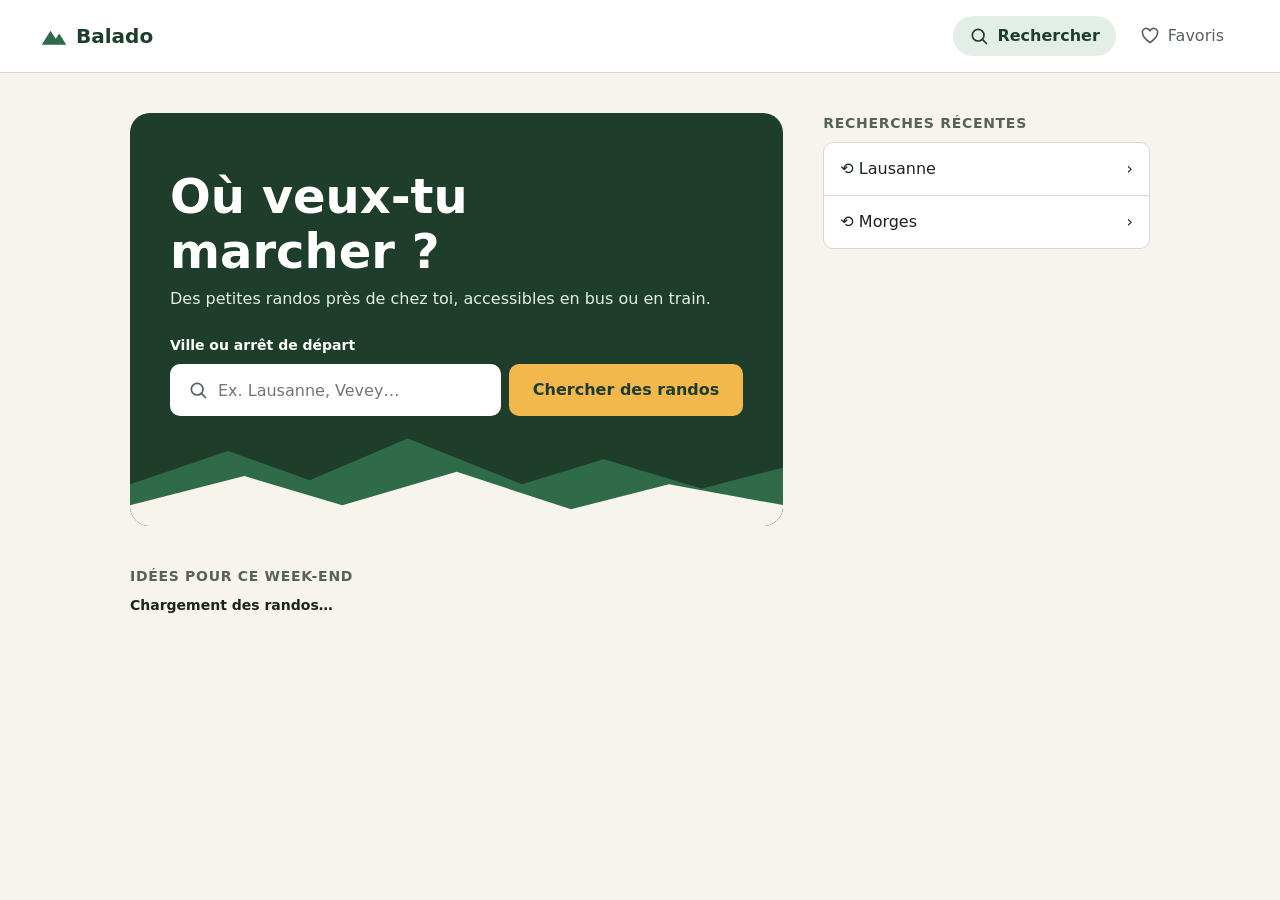
<file: index.html>
<!DOCTYPE html>
<html lang="fr">
<head>
  <meta charset="UTF-8">
  <title>Balado</title>
  <!-- Page d'entrée de GitHub Pages : redirige vers le site -->
  <meta http-equiv="refresh" content="0; url=site/index.html">
</head>
<body>
  <p><a href="site/index.html">Ouvrir Balado</a></p>
</body>
</html>
</file>
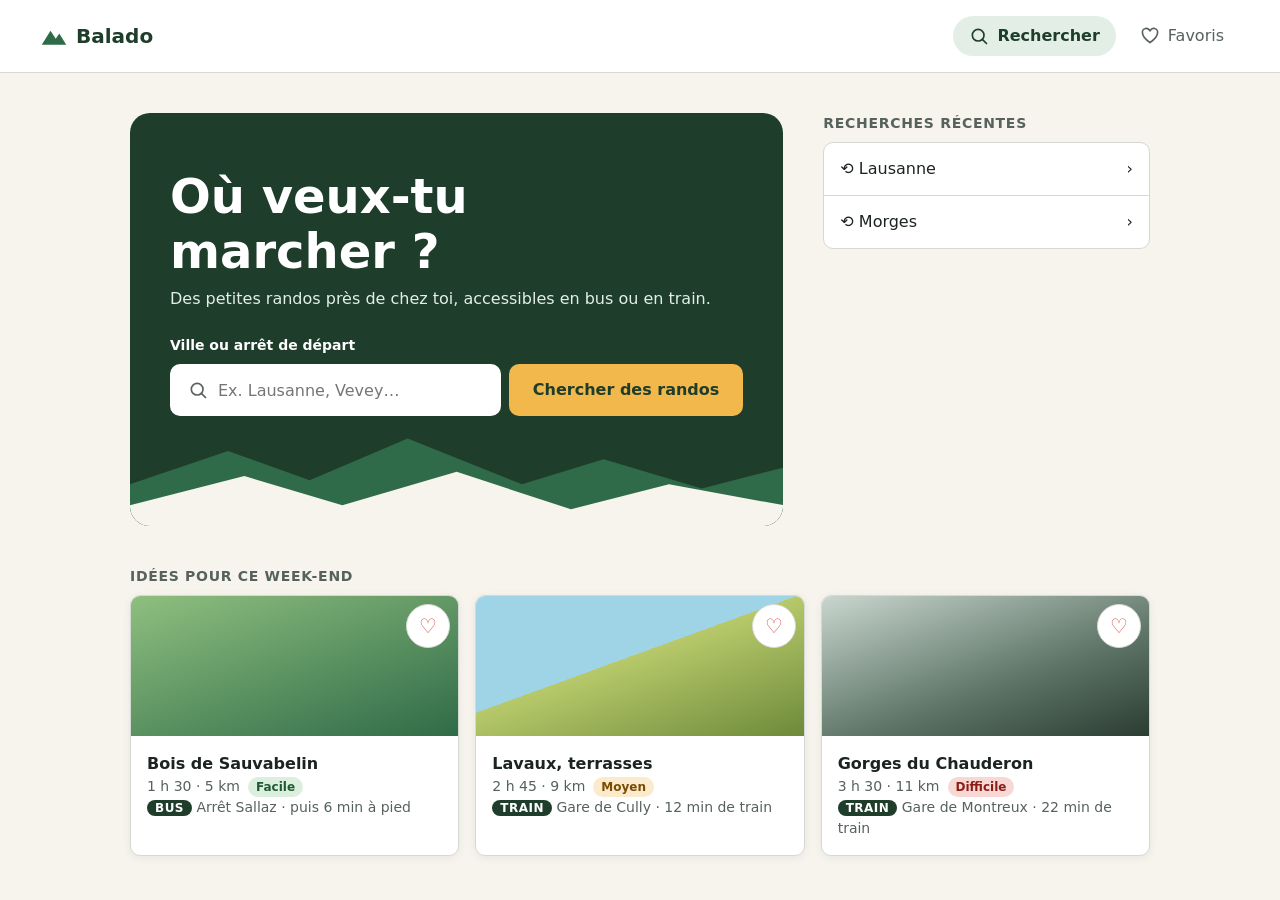
<file: site/index.html>
<!DOCTYPE html>
<html lang="fr">
<head>
  <meta charset="UTF-8">
  <meta name="viewport" content="width=device-width, initial-scale=1">
  <title>Balado – Trouve ta rando</title>
  <meta name="description" content="Trouve rapidement une petite randonnée près de chez toi, accessible en transports publics.">
  <link rel="stylesheet" href="css/style.css">
</head>
<body>

  <!-- ===== EN-TÊTE ===== -->
  <header class="entete">
    <a href="index.html" class="logo">
      <svg class="logo__icone" viewBox="0 0 32 32" aria-hidden="true">
        <path d="M2 26 L12 10 L18 19 L22 13 L30 26 Z" />
      </svg>
      Balado
    </a>

    <!-- Navigation : barre du bas sur mobile, menu en haut sur grand écran -->
    <nav class="nav-principale" aria-label="Navigation principale">
      <a href="index.html" class="nav-principale__lien" aria-current="page">
        <svg viewBox="0 0 24 24" aria-hidden="true"><circle cx="11" cy="11" r="7"/><path d="M16 16 L21 21"/></svg>
        Rechercher
      </a>
      <a href="favoris.html" class="nav-principale__lien">
        <svg viewBox="0 0 24 24" aria-hidden="true"><path d="M12 20 C5 15 3 11.5 3 8.5 A4.5 4.5 0 0 1 12 6.5 A4.5 4.5 0 0 1 21 8.5 C21 11.5 19 15 12 20 Z"/></svg>
        Favoris
      </a>
    </nav>
  </header>

  <main class="accueil">

    <!-- ===== 1. RECHERCHE (zone principale) ===== -->
    <section class="hero" aria-labelledby="titre-recherche">
      <div class="hero__contenu">
        <h1 id="titre-recherche">Où veux-tu marcher&nbsp;?</h1>
        <p class="hero__intro">Des petites randos près de chez toi, accessibles en bus ou en train.</p>

        <form class="recherche" action="resultats.html" method="get" novalidate>
          <label for="lieu" class="recherche__label">Ville ou arrêt de départ</label>
          <div class="recherche__ligne">
            <div class="recherche__champ">
              <svg viewBox="0 0 24 24" aria-hidden="true"><circle cx="11" cy="11" r="7"/><path d="M16 16 L21 21"/></svg>
              <input type="text" id="lieu" name="lieu" list="suggestions-lieux"
                     placeholder="Ex. Lausanne, Vevey…" autocomplete="off"
                     aria-describedby="erreur-lieu">
            </div>
            <button type="submit" class="bouton bouton--principal">Chercher des randos</button>
          </div>
          <p id="erreur-lieu" class="recherche__erreur" aria-live="polite"></p>

          <!-- Suggestions pendant la saisie (user flow, étape 2) -->
          <datalist id="suggestions-lieux">
            <option value="Lausanne">
            <option value="Lausanne, Sallaz">
            <option value="Morges">
            <option value="Vevey">
            <option value="Montreux">
            <option value="Cully">
            <option value="Yverdon-les-Bains">
            <option value="Nyon">
          </datalist>
        </form>
      </div>

      <!-- Décor : montagnes -->
      <svg class="hero__decor" viewBox="0 0 400 120" preserveAspectRatio="none" aria-hidden="true">
        <path class="montagne-loin" d="M0 120 L0 70 L60 30 L110 65 L170 15 L240 70 L290 40 L350 75 L400 50 L400 120 Z"/>
        <path class="montagne-pres" d="M0 120 L0 95 L70 60 L130 95 L200 55 L270 100 L330 70 L400 95 L400 120 Z"/>
      </svg>
    </section>

    <!-- ===== 2. RECHERCHES RÉCENTES ===== -->
    <section class="recentes" aria-labelledby="titre-recentes">
      <h2 id="titre-recentes" class="titre-section">Recherches récentes</h2>
      <ul class="recentes__liste">
        <li>
          <a href="resultats.html?lieu=Lausanne" class="recentes__lien">
            <span><span aria-hidden="true">⟲</span> Lausanne</span>
            <span aria-hidden="true">›</span>
          </a>
        </li>
        <li>
          <a href="resultats.html?lieu=Morges" class="recentes__lien">
            <span><span aria-hidden="true">⟲</span> Morges</span>
            <span aria-hidden="true">›</span>
          </a>
        </li>
      </ul>
    </section>

    <!-- ===== 3. IDÉES POUR CE WEEK-END ===== -->
    <section class="idees" aria-labelledby="titre-idees">
      <h2 id="titre-idees" class="titre-section">Idées pour ce week-end</h2>

      <!-- Message de chargement / d'erreur (rempli par accueil.js) -->
      <p id="etat-idees" class="etat" aria-live="polite">Chargement des randos…</p>

      <!-- Les cartes sont créées par accueil.js à partir de data.json -->
      <ul class="grille-randos" id="liste-idees"></ul>
    </section>

  </main>

  <script src="js/accueil.js"></script>
  <script src="../exercices/s12/debounce.js"></script>
</body>
</html>
</file>
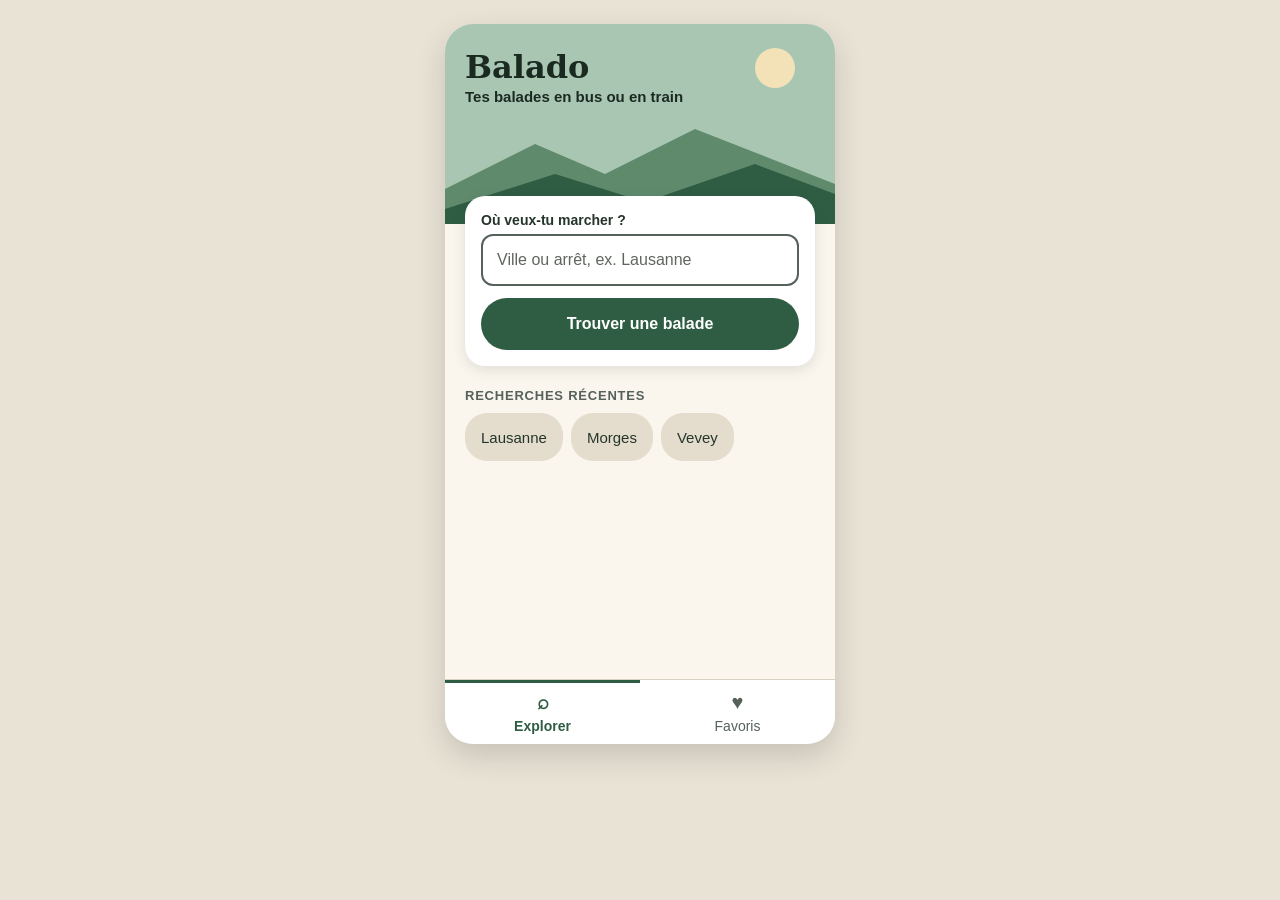
<file: Design/maquette/index.html>
<!DOCTYPE html>
<html lang="fr">
<head>
<meta charset="UTF-8">
<meta name="viewport" content="width=device-width, initial-scale=1">
<title>Balado — maquette</title>
<style>
  :root{
    --bg:#faf6ee;        /* fond crème */
    --surface:#ffffff;   /* cartes */
    --text:#24352a;      /* texte principal */
    --muted:#56615a;     /* texte secondaire (corrigé : était #7a837c) */
    --primary:#2f5d43;   /* vert sapin, boutons */
    --on-primary:#ffffff;
    --chip:#e4ddcd;      /* puces inactives */
    --line:#d9d2c2;
    --focus:#b3541e;     /* contour de focus (orange brûlé) */
  }
  *{box-sizing:border-box;margin:0;padding:0}
  html,body{height:100%}
  body{background:#e9e3d6;font-family:Arial,Helvetica,sans-serif;color:var(--text);display:flex;justify-content:center;align-items:flex-start;padding:24px 16px}
  .app{width:100%;max-width:390px;min-height:720px;background:var(--bg);border-radius:28px;box-shadow:0 12px 30px rgba(0,0,0,.15);overflow:hidden;display:flex;flex-direction:column;position:relative}
  main{flex:1;overflow-y:auto}
  .screen{padding:20px}
  .screen[hidden]{display:none}
  h1{font-family:Georgia,"DejaVu Serif",serif;font-size:26px;line-height:1.2;outline:none}
  h2{font-size:13px;letter-spacing:.06em;text-transform:uppercase;color:var(--muted);margin:22px 0 10px}
  p.muted{color:var(--muted);font-size:14px;margin-top:4px}

  /* Focus clavier : bien visible partout */
  :focus-visible{outline:3px solid var(--focus);outline-offset:3px}

  /* Hero */
  .hero{height:200px;margin:-20px -20px 0;position:relative}
  .hero svg{width:100%;height:100%;display:block}
  .hero-title{position:absolute;left:20px;top:24px;color:#1b2a20} /* texte foncé sur le ciel : 8,16:1 (avant : blanc sur image, 1,84:1) */
  .hero-title h1{font-size:32px}
  .hero-title p{font-size:15px;margin-top:2px;font-weight:bold}

  label{display:block;font-weight:bold;font-size:14px;margin:0 0 6px}
  .search-box{background:var(--surface);border-radius:20px;padding:16px;box-shadow:0 4px 14px rgba(36,53,42,.12);margin-top:-28px;position:relative}
  input[type=text]{width:100%;height:52px;border:2px solid var(--muted);border-radius:12px;padding:0 14px;font-size:16px;color:var(--text);background:#fff}
  input::placeholder{color:#5f665e}
  .error{color:#8a1c1c;font-weight:bold;font-size:14px;margin-top:8px;display:flex;gap:6px}
  .error[hidden]{display:none}
  input[aria-invalid=true]{border-color:#8a1c1c;border-width:3px}

  .btn{display:flex;align-items:center;justify-content:center;gap:8px;width:100%;min-height:52px;border-radius:26px;font-size:16px;font-weight:bold;border:0;cursor:pointer;margin-top:12px}
  .btn-primary{background:var(--primary);color:var(--on-primary)}
  .btn-secondary{background:transparent;color:var(--primary);border:2px solid var(--primary)}

  .chips{display:flex;gap:8px;flex-wrap:wrap}
  .chip{min-height:48px;padding:0 16px;border-radius:22px;border:0;background:var(--chip);color:var(--text);font-size:15px;cursor:pointer}
  .chip[aria-pressed=true]{background:var(--primary);color:var(--on-primary);font-weight:bold}

  .back{display:inline-flex;align-items:center;justify-content:center;width:48px;height:48px;border-radius:50%;border:2px solid var(--line);background:var(--surface);font-size:20px;color:var(--text);cursor:pointer;margin-bottom:10px}

  ul.cards{list-style:none;margin-top:14px}
  .card{background:var(--surface);border-radius:18px;margin-bottom:12px;display:flex;align-items:stretch;box-shadow:0 3px 10px rgba(36,53,42,.08);overflow:hidden}
  .card-open{flex:1;display:flex;gap:12px;align-items:center;padding:10px;background:none;border:0;text-align:left;cursor:pointer;color:inherit;font:inherit;border-radius:18px}
  .thumb{width:72px;height:72px;border-radius:12px;flex:none;overflow:hidden}
  .thumb svg{width:100%;height:100%;display:block}
  .card-title{font-family:Georgia,"DejaVu Serif",serif;font-size:17px;font-weight:bold;display:block}
  .card-meta{font-size:13px;color:var(--muted);display:block;margin-top:2px}
  .dep{display:inline-flex;align-items:center;gap:6px;font-size:13px;font-weight:bold;margin-top:6px}
  .badge-tp{background:var(--text);color:#fff;font-size:11px;padding:2px 6px;border-radius:4px;letter-spacing:.04em}
  .level{display:inline-block;font-size:12px;font-weight:bold;border:1.5px solid var(--text);border-radius:4px;padding:0 5px;margin-left:4px}
  .heart{width:48px;height:48px;align-self:center;margin-right:10px;border-radius:50%;border:2px solid var(--line);background:#fff;font-size:20px;color:var(--primary);cursor:pointer;flex:none}
  .heart[aria-pressed=true]{background:var(--primary);color:#fff;border-color:var(--primary)}

  .detail-hero{height:180px;border-radius:18px;overflow:hidden;margin-bottom:14px}
  .detail-hero svg{width:100%;height:100%;display:block}
  .facts{display:grid;grid-template-columns:1fr 1fr;gap:8px;margin:14px 0}
  .facts div{background:var(--surface);border-radius:12px;padding:10px 12px;font-size:13px;color:var(--muted)}
  .facts b{display:block;font-size:17px;color:var(--text)}
  .desc{font-size:15px;line-height:1.55}

  .empty{text-align:center;padding:40px 10px}
  .empty p{margin:8px 0 4px}

  nav.tabbar{display:flex;border-top:1px solid var(--line);background:var(--surface)}
  .tab{flex:1;min-height:64px;border:0;background:none;font-size:14px;color:var(--muted);display:flex;flex-direction:column;align-items:center;justify-content:center;gap:4px;cursor:pointer}
  .tab .ico{font-size:20px}
  .tab[aria-current=page]{color:var(--primary);font-weight:bold;box-shadow:inset 0 3px 0 var(--primary)}

  .toast{position:absolute;left:16px;right:16px;bottom:80px;background:var(--text);color:#fff;border-radius:12px;padding:12px 14px;display:flex;justify-content:space-between;align-items:center;gap:10px;font-size:15px}
  .toast[hidden]{display:none}
  .toast button{background:none;border:0;color:#fff;font-weight:bold;text-decoration:underline;font-size:15px;min-height:48px;min-width:48px;padding:0 8px;cursor:pointer}

  .sr-only{position:absolute;width:1px;height:1px;overflow:hidden;clip:rect(0 0 0 0);white-space:nowrap}
</style>
</head>
<body>
<div class="app">
  <main id="main">

    <!-- 1. RECHERCHE -->
    <section class="screen" id="screen-recherche" aria-labelledby="t-recherche">
      <div class="hero">
        <svg aria-hidden="true" viewBox="0 0 390 200" preserveAspectRatio="none"><rect width="390" height="200" fill="#a9c6b3"/><path d="M0 165 L90 120 L160 150 L250 105 L390 160 L390 200 L0 200Z" fill="#5f8a6c"/><path d="M0 185 L110 150 L200 178 L310 140 L390 170 L390 200 L0 200Z" fill="#2f5d43"/><circle cx="330" cy="44" r="20" fill="#f3e2b8"/></svg>
        <div class="hero-title"><h1 id="t-recherche" tabindex="-1">Balado</h1><p>Tes balades en bus ou en train</p></div>
      </div>
      <form class="search-box" id="search-form" novalidate>
        <label for="lieu">Où veux-tu marcher ?</label>
        <input type="text" id="lieu" name="lieu" placeholder="Ville ou arrêt, ex. Lausanne" autocomplete="off" aria-describedby="lieu-err">
        <p class="error" id="lieu-err" hidden role="alert">⚠ Écris une ville ou un arrêt pour lancer la recherche.</p>
        <button type="submit" class="btn btn-primary">Trouver une balade</button>
      </form>
      <h2 id="t-recent">Recherches récentes</h2>
      <div class="chips" role="group" aria-labelledby="t-recent">
        <button type="button" class="chip" data-recent="Lausanne">Lausanne</button>
        <button type="button" class="chip" data-recent="Morges">Morges</button>
        <button type="button" class="chip" data-recent="Vevey">Vevey</button>
      </div>
    </section>

    <!-- 2. RÉSULTATS -->
    <section class="screen" id="screen-resultats" aria-labelledby="t-resultats" hidden>
      <button type="button" class="back" data-go="recherche" aria-label="Retour à la recherche">←</button>
      <h1 id="t-resultats" tabindex="-1">Près de <span id="res-lieu">Lausanne</span></h1>
      <p class="muted" id="res-count" aria-live="polite"></p>
      <h2 id="t-filtre">Difficulté</h2>
      <div class="chips" role="group" aria-labelledby="t-filtre" id="filtres">
        <button type="button" class="chip" data-level="all" aria-pressed="true">Toutes</button>
        <button type="button" class="chip" data-level="Facile" aria-pressed="false">Facile</button>
        <button type="button" class="chip" data-level="Moyen" aria-pressed="false">Moyen</button>
        <button type="button" class="chip" data-level="Difficile" aria-pressed="false">Difficile</button>
      </div>
      <ul class="cards" id="res-list"></ul>
    </section>

    <!-- 3. FICHE RANDO -->
    <section class="screen" id="screen-fiche" aria-labelledby="t-fiche" hidden>
      <button type="button" class="back" id="fiche-back" aria-label="Retour">←</button>
      <div class="detail-hero" aria-hidden="true" id="fiche-img"></div>
      <h1 id="t-fiche" tabindex="-1"></h1>
      <p class="dep" id="fiche-dep"></p>
      <div class="facts" id="fiche-facts"></div>
      <p class="desc" id="fiche-desc"></p>
      <button type="button" class="btn btn-primary" id="fiche-fav" aria-pressed="false">♡ Ajouter aux favoris</button>
    </section>

    <!-- 4. FAVORIS -->
    <section class="screen" id="screen-favoris" aria-labelledby="t-favoris" hidden>
      <h1 id="t-favoris" tabindex="-1">Mes favoris</h1>
      <p class="muted" id="fav-count"></p>
      <ul class="cards" id="fav-list"></ul>
      <div class="empty" id="fav-empty" hidden>
        <p><b>Pas encore de favoris</b></p>
        <p class="muted">Touche ♡ sur une balade pour la retrouver ici.</p>
        <button type="button" class="btn btn-primary" data-go="recherche">Chercher une balade</button>
      </div>
    </section>
  </main>

  <div class="toast" id="toast" role="status" aria-live="polite" hidden>
    <span id="toast-msg"></span><button type="button" id="toast-action"></button>
  </div>

  <nav class="tabbar" aria-label="Navigation principale">
    <button type="button" class="tab" data-tab="recherche" aria-current="page"><span class="ico" aria-hidden="true">⌕</span>Explorer</button>
    <button type="button" class="tab" data-tab="favoris"><span class="ico" aria-hidden="true">♥</span>Favoris</button>
  </nav>
</div>

<script>
const RANDOS = [
  {id:1, nom:"Bois de Sauvabelin", lieu:"Lausanne", duree:"1 h 30", km:"5 km", deniv:"+120 m", niveau:"Facile", tp:"BUS", dep:"Arrêt Sallaz", acces:"puis 6 min à pied", desc:"Une boucle en forêt autour du lac de Sauvabelin, avec la tour en bois et sa vue sur le Léman.", c:["#bcd3c1","#4f7a5d"]},
  {id:2, nom:"Rives de la Venoge", lieu:"Lausanne", duree:"2 h", km:"7 km", deniv:"+60 m", niveau:"Facile", tp:"TRAIN", dep:"Gare de Denges", acces:"9 min de train", desc:"Une balade plate le long de la rivière jusqu'au lac. Idéale pour une première sortie.", c:["#c9dccf","#5f8a6c"]},
  {id:3, nom:"Lavaux, terrasses", lieu:"Lausanne", duree:"2 h 45", km:"9 km", deniv:"+350 m", niveau:"Moyen", tp:"TRAIN", dep:"Gare de Cully", acces:"12 min de train", desc:"Entre vignes et lac, une vue imprenable sur les Alpes. Retour en train depuis Chexbres.", c:["#d9cfa9","#8b9a5b"]},
  {id:4, nom:"Gorges du Chauderon", lieu:"Lausanne", duree:"3 h 30", km:"11 km", deniv:"+640 m", niveau:"Difficile", tp:"TRAIN", dep:"Gare de Montreux", acces:"22 min de train", desc:"Montée raide dans les gorges, cascades et passerelles. Bonnes chaussures conseillées.", c:["#b9c4cf","#3a4658"]},
  {id:5, nom:"Bord du lac de Morges", lieu:"Morges", duree:"1 h 15", km:"4 km", deniv:"+20 m", niveau:"Facile", tp:"TRAIN", dep:"Gare de Morges", acces:"départ devant la gare", desc:"Promenade au bord de l'eau, du château au parc de l'Indépendance.", c:["#c9dccf","#5f8a6c"]},
  {id:6, nom:"Mont Pèlerin", lieu:"Vevey", duree:"2 h 30", km:"7 km", deniv:"+480 m", niveau:"Moyen", tp:"TRAIN", dep:"Gare de Vevey", acces:"puis 5 min à pied", desc:"Montée par la forêt jusqu'au belvédère, descente en funiculaire possible.", c:["#d9cfa9","#6f8a4b"]},
];
const favs = new Set();
let lieu = "Lausanne", niveau = "all", ficheId = null, ficheFrom = "resultats";

const $ = s => document.querySelector(s);
const svg = c => `<svg viewBox="0 0 100 100" preserveAspectRatio="none"><rect width="100" height="100" fill="${c[0]}"/><path d="M0 70 L25 40 L45 62 L70 30 L100 60 L100 100 L0 100Z" fill="${c[1]}"/></svg>`;

function show(name){
  document.querySelectorAll('.screen').forEach(s => s.hidden = s.id !== 'screen-'+name);
  document.querySelectorAll('.tab').forEach(t => {
    const on = (t.dataset.tab === name) || (t.dataset.tab === 'recherche' && name !== 'favoris');
    on ? t.setAttribute('aria-current','page') : t.removeAttribute('aria-current');
  });
  $('#main').scrollTop = 0;
  // Le focus va sur le titre du nouvel écran (utile au clavier et au lecteur d'écran)
  const h = document.querySelector('#screen-'+name+' h1'); if (h) h.focus();
}

function card(r){
  const on = favs.has(r.id);
  return `<li class="card">
    <button type="button" class="card-open" data-open="${r.id}">
      <span class="thumb" aria-hidden="true">${svg(r.c)}</span>
      <span>
        <span class="card-title">${r.nom}</span>
        <span class="card-meta">${r.duree} · ${r.km} <span class="level">${r.niveau}</span></span>
        <span class="dep"><span class="badge-tp">${r.tp}</span>${r.dep} · ${r.acces}</span>
      </span>
    </button>
    <button type="button" class="heart" data-fav="${r.id}" aria-pressed="${on}" aria-label="${on?'Retirer':'Ajouter'} ${r.nom} ${on?'des':'aux'} favoris">${on?'♥':'♡'}</button>
  </li>`;
}

function renderResults(){
  const list = RANDOS.filter(r => r.lieu.toLowerCase() === lieu.toLowerCase() && (niveau==='all' || r.niveau===niveau));
  $('#res-lieu').textContent = lieu;
  $('#res-count').textContent = list.length ? `${list.length} balade${list.length>1?'s':''} trouvée${list.length>1?'s':''}` : '';
  $('#res-list').innerHTML = list.length ? list.map(card).join('') :
    `<li class="empty"><p><b>Aucune balade trouvée</b></p><p class="muted">Essaie une ville proche, ou enlève le filtre.</p><button type="button" class="btn btn-secondary" data-go="recherche">Changer de lieu</button></li>`;
  document.querySelectorAll('#filtres .chip').forEach(c => c.setAttribute('aria-pressed', c.dataset.level===niveau));
}

function renderFavs(){
  const list = RANDOS.filter(r => favs.has(r.id));
  $('#fav-count').textContent = list.length ? `${list.length} balade${list.length>1?'s':''} enregistrée${list.length>1?'s':''}` : '';
  $('#fav-list').innerHTML = list.map(card).join('');
  $('#fav-empty').hidden = list.length > 0;
}

function renderFiche(){
  const r = RANDOS.find(x => x.id === ficheId);
  $('#t-fiche').textContent = r.nom;
  $('#fiche-img').innerHTML = svg(r.c);
  $('#fiche-dep').innerHTML = `<span class="badge-tp">${r.tp}</span> Départ : ${r.dep} · ${r.acces}<span class="sr-only"> (trajet depuis le lieu recherché)</span>`;
  $('#fiche-facts').innerHTML = `<div>Durée<b>${r.duree}</b></div><div>Distance<b>${r.km}</b></div><div>Dénivelé<b>${r.deniv}</b></div><div>Niveau<b>${r.niveau}</b></div>`;
  $('#fiche-desc').textContent = r.desc;
  const on = favs.has(r.id), b = $('#fiche-fav');
  b.setAttribute('aria-pressed', on);
  b.className = 'btn ' + (on ? 'btn-secondary' : 'btn-primary');
  b.textContent = on ? '♥ Dans tes favoris' : '♡ Ajouter aux favoris';
}

let toastTimer;
function toast(msg, actionLabel, action){
  $('#toast-msg').textContent = msg;
  const a = $('#toast-action'); a.textContent = actionLabel; a.onclick = () => { $('#toast').hidden = true; action(); };
  $('#toast').hidden = false;
  // Reste 10 s, et ne disparaît pas tant que le focus clavier est dessus
  clearTimeout(toastTimer);
  const hide = () => { if ($('#toast').contains(document.activeElement)) { toastTimer = setTimeout(hide, 2000); } else { $('#toast').hidden = true; } };
  toastTimer = setTimeout(hide, 10000);
}

function toggleFav(id){
  const r = RANDOS.find(x => x.id === id);
  if (favs.has(id)) { favs.delete(id); toast(`Retirée des favoris`, 'Annuler', () => { favs.add(id); refresh(); const h=document.querySelector(`[data-fav="${id}"]`); if (h) h.focus(); }); }
  else { favs.add(id); toast(`✓ Ajoutée à tes favoris`, 'Voir', () => { renderFavs(); show('favoris'); }); }
  refresh();
}
function refresh(){
  if (!$('#screen-resultats').hidden) renderResults();
  if (!$('#screen-favoris').hidden) renderFavs();
  if (!$('#screen-fiche').hidden) renderFiche();
}

// Recherche
$('#search-form').addEventListener('submit', e => {
  e.preventDefault();
  const v = $('#lieu').value.trim();
  if (!v) { $('#lieu').setAttribute('aria-invalid','true'); $('#lieu-err').hidden = false; $('#lieu').focus(); return; }
  $('#lieu').removeAttribute('aria-invalid'); $('#lieu-err').hidden = true;
  lieu = v.charAt(0).toUpperCase()+v.slice(1); niveau = 'all'; renderResults(); show('resultats');
});

document.addEventListener('click', e => {
  const t = e.target.closest('button'); if (!t) return;
  if (t.dataset.recent){ $('#lieu').value = t.dataset.recent; lieu = t.dataset.recent; niveau='all'; renderResults(); show('resultats'); }
  else if (t.dataset.level){ niveau = t.dataset.level; renderResults(); }
  else if (t.dataset.open){ ficheId = +t.dataset.open; ficheFrom = $('#screen-favoris').hidden ? 'resultats' : 'favoris'; renderFiche(); show('fiche'); }
  else if (t.dataset.fav){ const id=+t.dataset.fav; toggleFav(id); const again=document.querySelector(`[data-fav="${id}"]`); (again || $('#toast-action')).focus(); }
  else if (t.id === 'fiche-fav'){ toggleFav(ficheId); $('#fiche-fav').focus(); }
  else if (t.id === 'fiche-back'){ ficheFrom==='favoris' ? (renderFavs(), show('favoris')) : (renderResults(), show('resultats')); }
  else if (t.dataset.go){ show(t.dataset.go); }
  else if (t.dataset.tab){ if (t.dataset.tab==='favoris') renderFavs(); show(t.dataset.tab); }
});
</script>
</body>
</html>
</file>
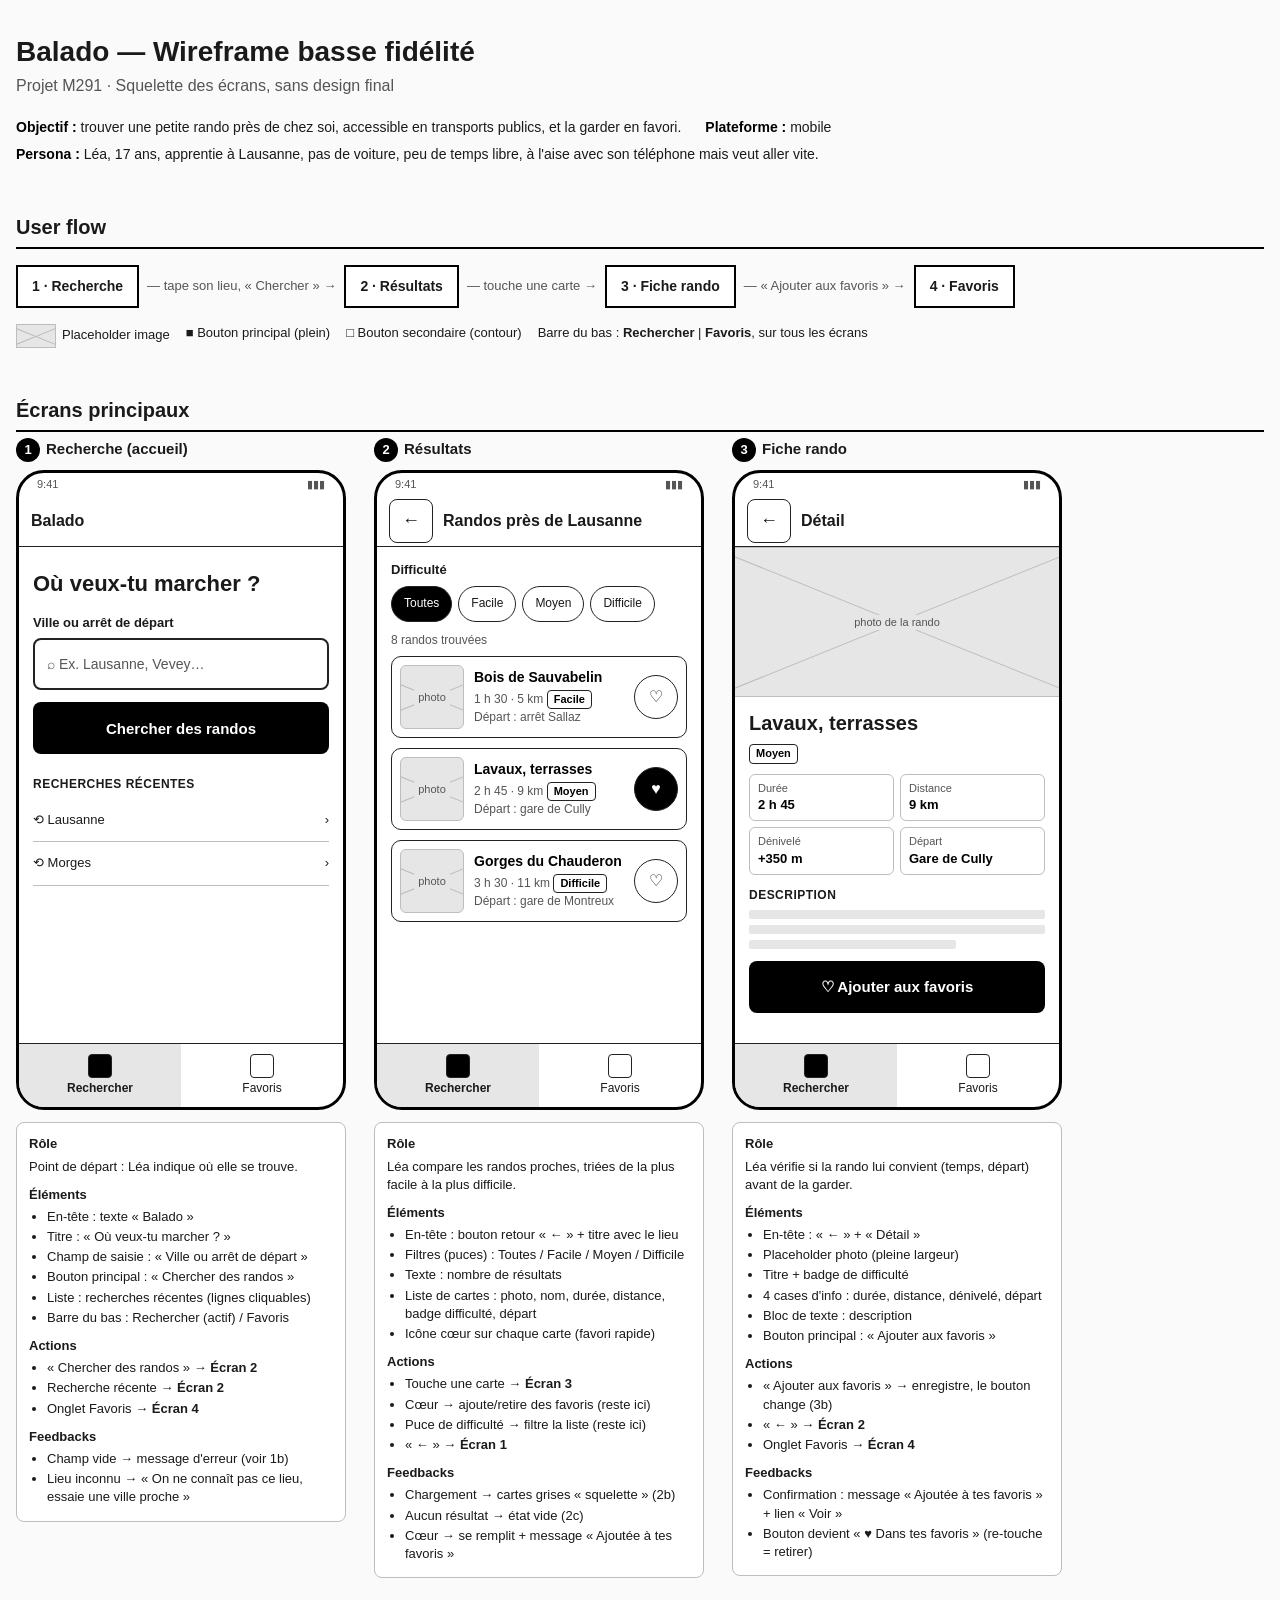
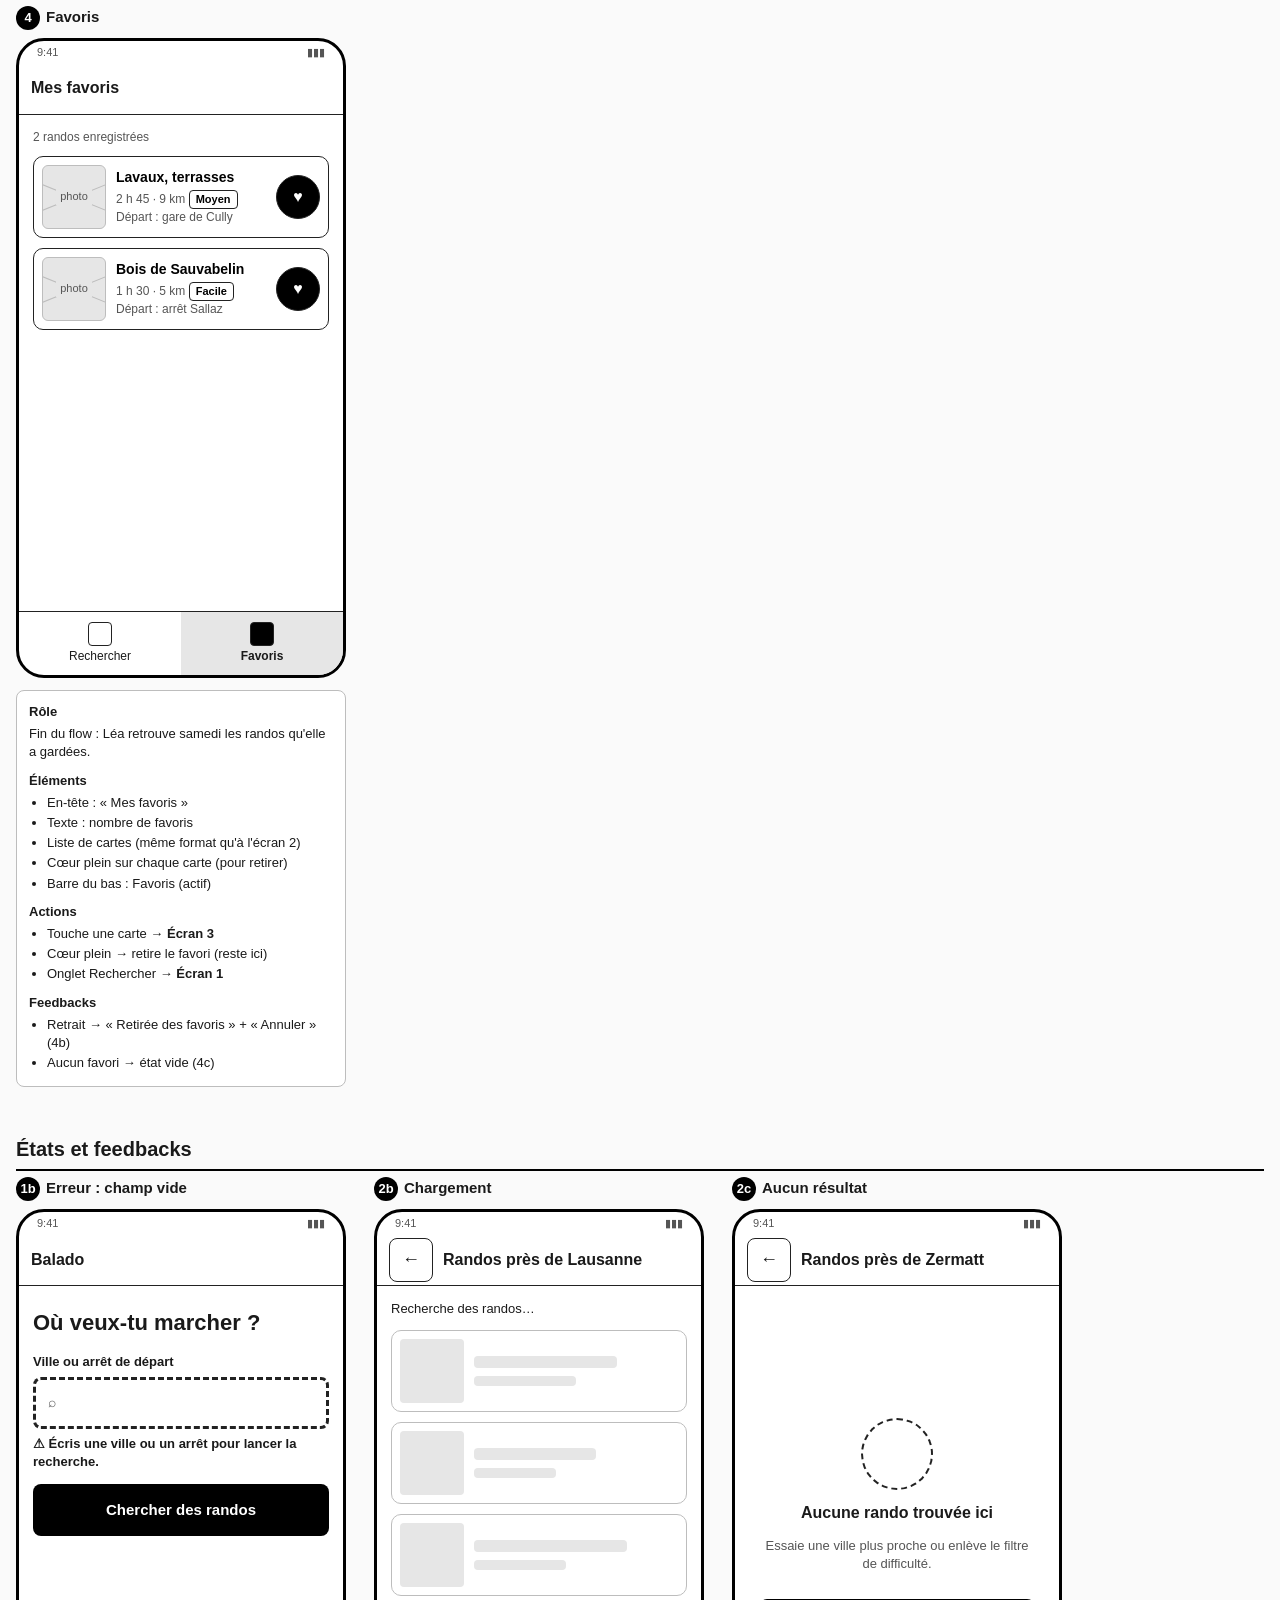
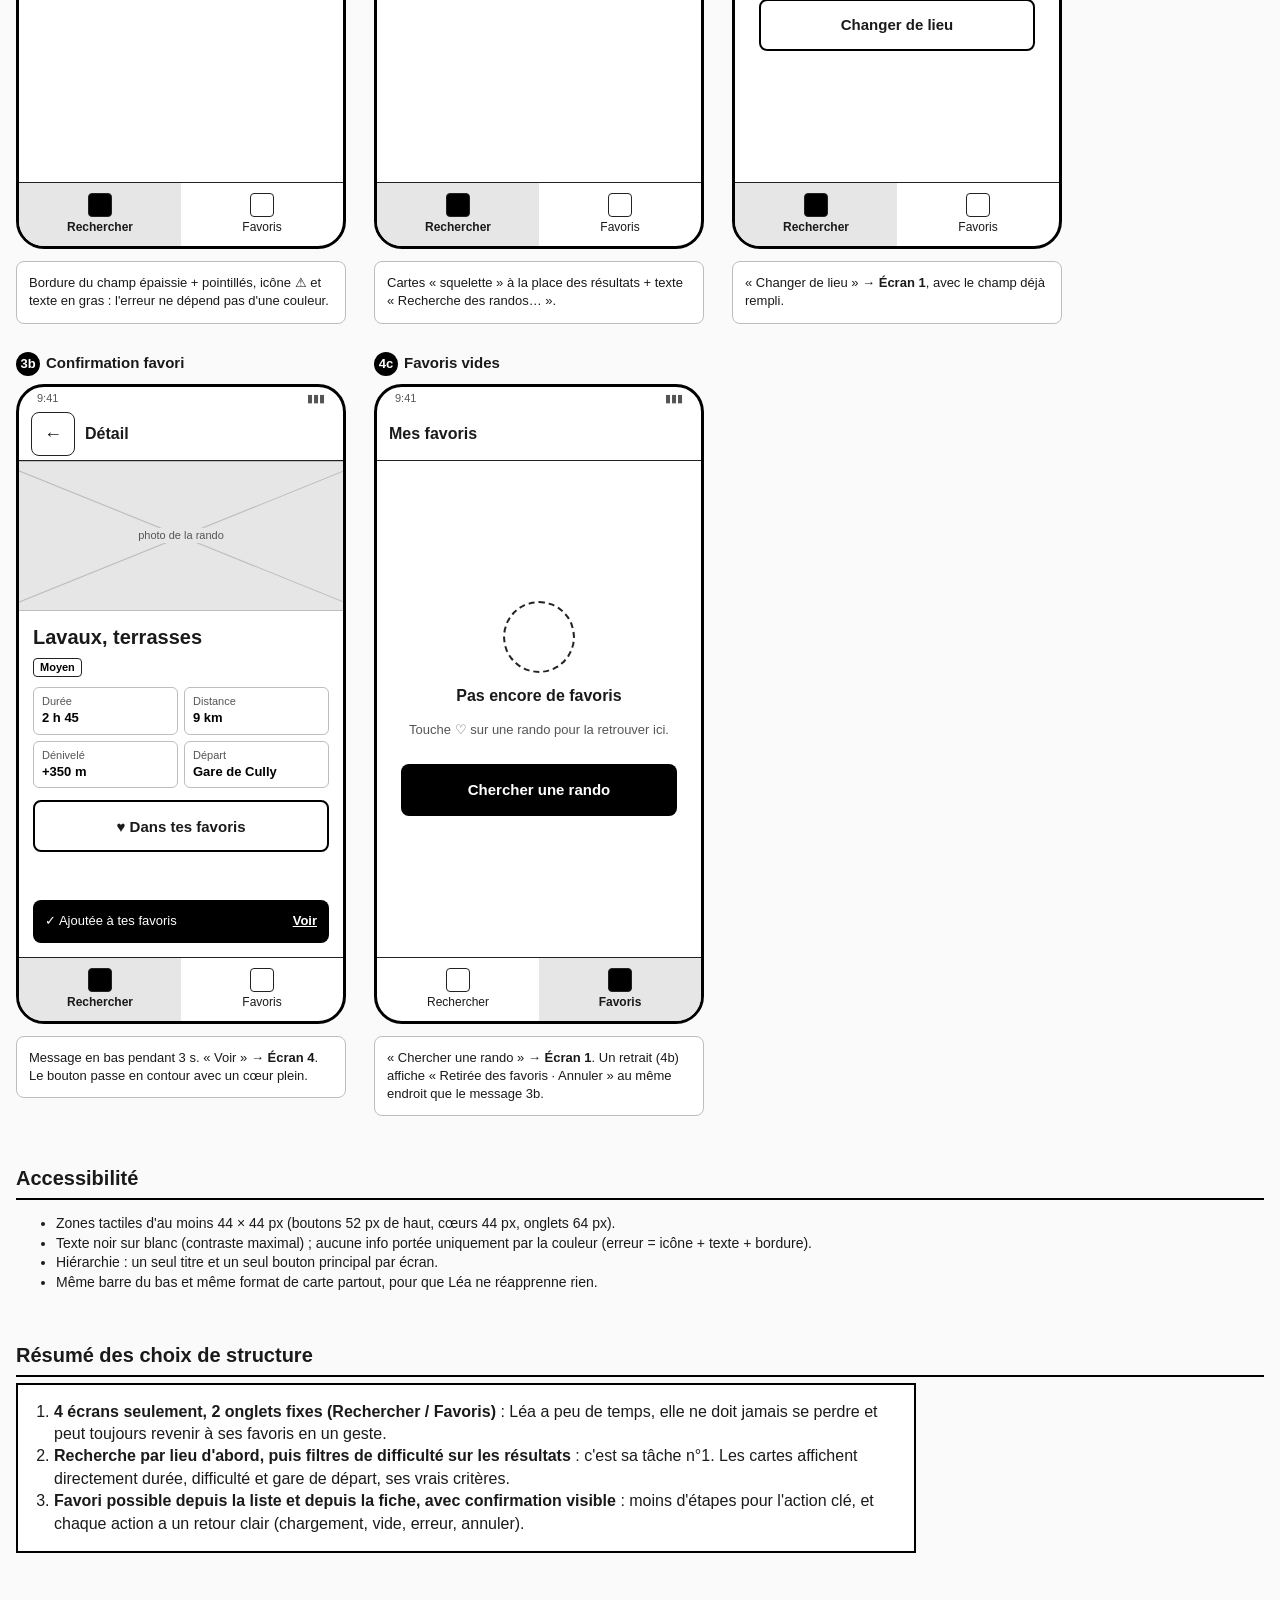
<file: Design/wireframes/wireframe.html>
<!DOCTYPE html>
<html lang="fr">
<head>
<meta charset="UTF-8">
<meta name="viewport" content="width=device-width, initial-scale=1">
<title>Balado – Wireframe</title>
<style>
  :root{
    --ink:#000; --text:#1a1a1a; --muted:#555; --line:#222; --soft:#bdbdbd;
    --fill:#e6e6e6; --fill2:#f2f2f2; --bg:#fafafa; --paper:#fff;
  }
  *{box-sizing:border-box}
  body{margin:0;background:var(--bg);color:var(--text);font-family:Arial,Helvetica,sans-serif;line-height:1.4}
  .page{max-width:1500px;margin:0 auto;padding:32px 16px 64px}
  h1{font-size:28px;margin:0 0 4px}
  h2{font-size:20px;margin:48px 0 6px;border-bottom:2px solid var(--ink);padding-bottom:6px}
  .sub{color:var(--muted);margin:0 0 20px}
  .meta{display:flex;flex-wrap:wrap;gap:8px 24px;font-size:14px;margin-bottom:8px}
  .meta b{color:var(--ink)}

  /* Flow */
  .flow{display:flex;flex-wrap:wrap;align-items:center;gap:8px;margin:16px 0}
  .flow .node{border:2px solid var(--ink);background:var(--paper);padding:10px 14px;font-weight:bold;font-size:14px}
  .flow .arr{font-size:13px;color:var(--muted)}

  /* Rangée d'écrans */
  .row{display:flex;flex-wrap:wrap;gap:28px;align-items:flex-start}
  .screen-block{width:330px}
  .screen-title{font-weight:bold;font-size:15px;margin:0 0 8px}
  .screen-title span{display:inline-block;background:var(--ink);color:#fff;border-radius:50%;width:24px;height:24px;text-align:center;line-height:24px;font-size:13px;margin-right:6px}

  /* Téléphone */
  .phone{width:330px;height:640px;border:3px solid var(--ink);border-radius:28px;background:var(--paper);overflow:hidden;display:flex;flex-direction:column;position:relative}
  .status{height:22px;font-size:11px;color:var(--muted);display:flex;justify-content:space-between;padding:4px 18px 0}
  .appbar{height:52px;border-bottom:1px solid var(--line);display:flex;align-items:center;gap:10px;padding:0 12px;font-weight:bold}
  .appbar .icon-btn{width:44px;height:44px;border:1.5px solid var(--line);display:flex;align-items:center;justify-content:center;font-size:18px;border-radius:8px}
  .content{flex:1;overflow:hidden;padding:14px}
  .tabbar{height:64px;border-top:1px solid var(--line);display:flex}
  .tab{flex:1;display:flex;flex-direction:column;align-items:center;justify-content:center;font-size:12px;gap:2px}
  .tab .ico{width:24px;height:24px;border:1.5px solid var(--line);border-radius:4px}
  .tab.active{font-weight:bold;background:var(--fill)}
  .tab.active .ico{background:var(--ink)}

  /* Éléments */
  .label{font-size:13px;font-weight:bold;margin:0 0 6px}
  .h-big{font-size:22px;font-weight:bold;margin:8px 0 14px}
  .input{height:52px;border:2px solid var(--line);border-radius:8px;display:flex;align-items:center;padding:0 12px;gap:8px;color:var(--muted);font-size:14px}
  .input.err{border-width:3px;border-style:dashed}
  .err-msg{font-size:13px;font-weight:bold;margin-top:6px}
  .btn{height:52px;border-radius:8px;display:flex;align-items:center;justify-content:center;font-weight:bold;font-size:15px;margin-top:12px}
  .btn.primary{background:var(--ink);color:#fff}
  .btn.secondary{border:2px solid var(--ink)}
  .chips{display:flex;gap:6px;flex-wrap:wrap;margin-bottom:10px}
  .chip{min-height:36px;padding:0 12px;border:1.5px solid var(--line);border-radius:18px;font-size:12px;display:flex;align-items:center}
  .chip.on{background:var(--ink);color:#fff}
  .ph{background:var(--fill);border:1.5px solid var(--soft);position:relative;overflow:hidden;display:flex;align-items:center;justify-content:center;font-size:11px;color:var(--muted)}
  .ph::before,.ph::after{content:"";position:absolute;left:-10%;top:50%;width:120%;border-top:1px solid var(--soft)}
  .ph::before{transform:rotate(22deg)} .ph::after{transform:rotate(-22deg)}
  .ph span{position:relative;background:var(--fill);padding:0 4px;z-index:1}
  .card{border:1.5px solid var(--line);border-radius:10px;display:flex;gap:10px;padding:8px;margin-bottom:10px;align-items:center}
  .card .ph{width:64px;height:64px;flex:none;border-radius:6px}
  .card .txt{flex:1;font-size:12px;color:var(--muted)}
  .card .txt b{display:block;color:var(--ink);font-size:14px;margin-bottom:2px}
  .heart{width:44px;height:44px;border:1.5px solid var(--line);border-radius:50%;display:flex;align-items:center;justify-content:center;flex:none;font-size:16px}
  .heart.on{background:var(--ink);color:#fff}
  .badge{display:inline-block;border:1.5px solid var(--line);border-radius:4px;padding:1px 6px;font-size:11px;font-weight:bold;color:var(--ink)}
  .section-label{font-size:12px;font-weight:bold;text-transform:uppercase;letter-spacing:.04em;margin:12px 0 6px}
  .info{display:grid;grid-template-columns:1fr 1fr;gap:6px;margin:10px 0}
  .info div{border:1.5px solid var(--soft);border-radius:6px;padding:6px 8px;font-size:11px;color:var(--muted)}
  .info div b{display:block;color:var(--ink);font-size:13px}
  .lines .l{height:9px;background:var(--fill);margin:6px 0;border-radius:2px}
  .skel{background:var(--fill);border-radius:4px}
  .center{display:flex;flex-direction:column;align-items:center;justify-content:center;text-align:center;height:100%;padding:0 10px}
  .big-ico{width:72px;height:72px;border:2px dashed var(--line);border-radius:50%;margin-bottom:12px}
  .toast{position:absolute;left:14px;right:14px;bottom:78px;background:var(--ink);color:#fff;border-radius:8px;padding:12px;font-size:13px;display:flex;justify-content:space-between;align-items:center}
  .toast u{font-weight:bold}
  .recent{font-size:13px;border-bottom:1px solid var(--soft);padding:12px 0;display:flex;justify-content:space-between}

  /* Annotations */
  .notes{margin-top:12px;font-size:13px;background:var(--paper);border:1.5px solid var(--soft);border-radius:8px;padding:12px}
  .notes h4{margin:10px 0 4px;font-size:13px}
  .notes h4:first-child{margin-top:0}
  .notes ul{margin:0;padding-left:18px}
  .notes li{margin:2px 0}
  .go{font-weight:bold;white-space:nowrap}

  .summary{background:var(--paper);border:2px solid var(--ink);padding:16px;max-width:900px}
  .summary ol{margin:0;padding-left:20px}
  .legend{display:flex;flex-wrap:wrap;gap:16px;font-size:13px;margin:8px 0}
  .legend .ph{width:40px;height:24px;display:inline-flex;vertical-align:middle;margin-right:6px}
</style>
</head>
<body>
<div class="page">

  <h1>Balado — Wireframe basse fidélité</h1>
  <p class="sub">Projet M291 · Squelette des écrans, sans design final</p>

  <div class="meta">
    <div><b>Objectif :</b> trouver une petite rando près de chez soi, accessible en transports publics, et la garder en favori.</div>
    <div><b>Plateforme :</b> mobile</div>
    <div><b>Persona :</b> Léa, 17 ans, apprentie à Lausanne, pas de voiture, peu de temps libre, à l'aise avec son téléphone mais veut aller vite.</div>
  </div>

  <h2>User flow</h2>
  <div class="flow">
    <div class="node">1 · Recherche</div><div class="arr">— tape son lieu, « Chercher » →</div>
    <div class="node">2 · Résultats</div><div class="arr">— touche une carte →</div>
    <div class="node">3 · Fiche rando</div><div class="arr">— « Ajouter aux favoris » →</div>
    <div class="node">4 · Favoris</div>
  </div>
  <div class="legend">
    <div><span class="ph"><span></span></span>Placeholder image</div>
    <div>■ Bouton principal (plein)</div>
    <div>□ Bouton secondaire (contour)</div>
    <div>Barre du bas : <b>Rechercher</b> | <b>Favoris</b>, sur tous les écrans</div>
  </div>

  <!-- ================= ÉCRANS PRINCIPAUX ================= -->
  <h2>Écrans principaux</h2>
  <div class="row">

    <!-- 1. RECHERCHE -->
    <div class="screen-block">
      <p class="screen-title"><span>1</span>Recherche (accueil)</p>
      <div class="phone">
        <div class="status"><span>9:41</span><span>▮▮▮</span></div>
        <div class="appbar">Balado</div>
        <div class="content">
          <div class="h-big">Où veux-tu marcher ?</div>
          <p class="label">Ville ou arrêt de départ</p>
          <div class="input">⌕ Ex. Lausanne, Vevey…</div>
          <div class="btn primary">Chercher des randos</div>
          <div class="section-label" style="margin-top:22px">Recherches récentes</div>
          <div class="recent"><span>⟲ Lausanne</span><span>›</span></div>
          <div class="recent"><span>⟲ Morges</span><span>›</span></div>
        </div>
        <div class="tabbar">
          <div class="tab active"><div class="ico"></div>Rechercher</div>
          <div class="tab"><div class="ico"></div>Favoris</div>
        </div>
      </div>
      <div class="notes">
        <h4>Rôle</h4>
        <p style="margin:0">Point de départ : Léa indique où elle se trouve.</p>
        <h4>Éléments</h4>
        <ul>
          <li>En-tête : texte « Balado »</li>
          <li>Titre : « Où veux-tu marcher ? »</li>
          <li>Champ de saisie : « Ville ou arrêt de départ »</li>
          <li>Bouton principal : « Chercher des randos »</li>
          <li>Liste : recherches récentes (lignes cliquables)</li>
          <li>Barre du bas : Rechercher (actif) / Favoris</li>
        </ul>
        <h4>Actions</h4>
        <ul>
          <li>« Chercher des randos » <span class="go">→ Écran 2</span></li>
          <li>Recherche récente <span class="go">→ Écran 2</span></li>
          <li>Onglet Favoris <span class="go">→ Écran 4</span></li>
        </ul>
        <h4>Feedbacks</h4>
        <ul>
          <li>Champ vide → message d'erreur (voir 1b)</li>
          <li>Lieu inconnu → « On ne connaît pas ce lieu, essaie une ville proche »</li>
        </ul>
      </div>
    </div>

    <!-- 2. RÉSULTATS -->
    <div class="screen-block">
      <p class="screen-title"><span>2</span>Résultats</p>
      <div class="phone">
        <div class="status"><span>9:41</span><span>▮▮▮</span></div>
        <div class="appbar"><div class="icon-btn">←</div>Randos près de Lausanne</div>
        <div class="content">
          <p class="label">Difficulté</p>
          <div class="chips">
            <div class="chip on">Toutes</div><div class="chip">Facile</div><div class="chip">Moyen</div><div class="chip">Difficile</div>
          </div>
          <p style="font-size:12px;color:var(--muted);margin:0 0 8px">8 randos trouvées</p>
          <div class="card"><div class="ph"><span>photo</span></div><div class="txt"><b>Bois de Sauvabelin</b>1 h 30 · 5 km <span class="badge">Facile</span><br>Départ : arrêt Sallaz</div><div class="heart">♡</div></div>
          <div class="card"><div class="ph"><span>photo</span></div><div class="txt"><b>Lavaux, terrasses</b>2 h 45 · 9 km <span class="badge">Moyen</span><br>Départ : gare de Cully</div><div class="heart on">♥</div></div>
          <div class="card"><div class="ph"><span>photo</span></div><div class="txt"><b>Gorges du Chauderon</b>3 h 30 · 11 km <span class="badge">Difficile</span><br>Départ : gare de Montreux</div><div class="heart">♡</div></div>
        </div>
        <div class="tabbar">
          <div class="tab active"><div class="ico"></div>Rechercher</div>
          <div class="tab"><div class="ico"></div>Favoris</div>
        </div>
      </div>
      <div class="notes">
        <h4>Rôle</h4>
        <p style="margin:0">Léa compare les randos proches, triées de la plus facile à la plus difficile.</p>
        <h4>Éléments</h4>
        <ul>
          <li>En-tête : bouton retour « ← » + titre avec le lieu</li>
          <li>Filtres (puces) : Toutes / Facile / Moyen / Difficile</li>
          <li>Texte : nombre de résultats</li>
          <li>Liste de cartes : photo, nom, durée, distance, badge difficulté, départ</li>
          <li>Icône cœur sur chaque carte (favori rapide)</li>
        </ul>
        <h4>Actions</h4>
        <ul>
          <li>Touche une carte <span class="go">→ Écran 3</span></li>
          <li>Cœur → ajoute/retire des favoris (reste ici)</li>
          <li>Puce de difficulté → filtre la liste (reste ici)</li>
          <li>« ← » <span class="go">→ Écran 1</span></li>
        </ul>
        <h4>Feedbacks</h4>
        <ul>
          <li>Chargement → cartes grises « squelette » (2b)</li>
          <li>Aucun résultat → état vide (2c)</li>
          <li>Cœur → se remplit + message « Ajoutée à tes favoris »</li>
        </ul>
      </div>
    </div>

    <!-- 3. FICHE -->
    <div class="screen-block">
      <p class="screen-title"><span>3</span>Fiche rando</p>
      <div class="phone">
        <div class="status"><span>9:41</span><span>▮▮▮</span></div>
        <div class="appbar"><div class="icon-btn">←</div>Détail</div>
        <div class="content" style="padding-top:0;padding-left:0;padding-right:0">
          <div class="ph" style="height:150px;border-left:0;border-right:0"><span>photo de la rando</span></div>
          <div style="padding:12px 14px 0">
            <div style="font-size:20px;font-weight:bold">Lavaux, terrasses</div>
            <div style="margin-top:4px"><span class="badge">Moyen</span></div>
            <div class="info">
              <div>Durée<b>2 h 45</b></div>
              <div>Distance<b>9 km</b></div>
              <div>Dénivelé<b>+350 m</b></div>
              <div>Départ<b>Gare de Cully</b></div>
            </div>
            <div class="section-label">Description</div>
            <div class="lines"><div class="l"></div><div class="l"></div><div class="l" style="width:70%"></div></div>
            <div class="btn primary">♡ Ajouter aux favoris</div>
          </div>
        </div>
        <div class="tabbar">
          <div class="tab active"><div class="ico"></div>Rechercher</div>
          <div class="tab"><div class="ico"></div>Favoris</div>
        </div>
      </div>
      <div class="notes">
        <h4>Rôle</h4>
        <p style="margin:0">Léa vérifie si la rando lui convient (temps, départ) avant de la garder.</p>
        <h4>Éléments</h4>
        <ul>
          <li>En-tête : « ← » + « Détail »</li>
          <li>Placeholder photo (pleine largeur)</li>
          <li>Titre + badge de difficulté</li>
          <li>4 cases d'info : durée, distance, dénivelé, départ</li>
          <li>Bloc de texte : description</li>
          <li>Bouton principal : « Ajouter aux favoris »</li>
        </ul>
        <h4>Actions</h4>
        <ul>
          <li>« Ajouter aux favoris » → enregistre, le bouton change (3b)</li>
          <li>« ← » <span class="go">→ Écran 2</span></li>
          <li>Onglet Favoris <span class="go">→ Écran 4</span></li>
        </ul>
        <h4>Feedbacks</h4>
        <ul>
          <li>Confirmation : message « Ajoutée à tes favoris » + lien « Voir »</li>
          <li>Bouton devient « ♥ Dans tes favoris » (re-touche = retirer)</li>
        </ul>
      </div>
    </div>

    <!-- 4. FAVORIS -->
    <div class="screen-block">
      <p class="screen-title"><span>4</span>Favoris</p>
      <div class="phone">
        <div class="status"><span>9:41</span><span>▮▮▮</span></div>
        <div class="appbar">Mes favoris</div>
        <div class="content">
          <p style="font-size:12px;color:var(--muted);margin:0 0 10px">2 randos enregistrées</p>
          <div class="card"><div class="ph"><span>photo</span></div><div class="txt"><b>Lavaux, terrasses</b>2 h 45 · 9 km <span class="badge">Moyen</span><br>Départ : gare de Cully</div><div class="heart on">♥</div></div>
          <div class="card"><div class="ph"><span>photo</span></div><div class="txt"><b>Bois de Sauvabelin</b>1 h 30 · 5 km <span class="badge">Facile</span><br>Départ : arrêt Sallaz</div><div class="heart on">♥</div></div>
        </div>
        <div class="tabbar">
          <div class="tab"><div class="ico"></div>Rechercher</div>
          <div class="tab active"><div class="ico"></div>Favoris</div>
        </div>
      </div>
      <div class="notes">
        <h4>Rôle</h4>
        <p style="margin:0">Fin du flow : Léa retrouve samedi les randos qu'elle a gardées.</p>
        <h4>Éléments</h4>
        <ul>
          <li>En-tête : « Mes favoris »</li>
          <li>Texte : nombre de favoris</li>
          <li>Liste de cartes (même format qu'à l'écran 2)</li>
          <li>Cœur plein sur chaque carte (pour retirer)</li>
          <li>Barre du bas : Favoris (actif)</li>
        </ul>
        <h4>Actions</h4>
        <ul>
          <li>Touche une carte <span class="go">→ Écran 3</span></li>
          <li>Cœur plein → retire le favori (reste ici)</li>
          <li>Onglet Rechercher <span class="go">→ Écran 1</span></li>
        </ul>
        <h4>Feedbacks</h4>
        <ul>
          <li>Retrait → « Retirée des favoris » + « Annuler » (4b)</li>
          <li>Aucun favori → état vide (4c)</li>
        </ul>
      </div>
    </div>
  </div>

  <!-- ================= ÉTATS & FEEDBACKS ================= -->
  <h2>États et feedbacks</h2>
  <div class="row">

    <!-- 1b erreur -->
    <div class="screen-block">
      <p class="screen-title"><span>1b</span>Erreur : champ vide</p>
      <div class="phone">
        <div class="status"><span>9:41</span><span>▮▮▮</span></div>
        <div class="appbar">Balado</div>
        <div class="content">
          <div class="h-big">Où veux-tu marcher ?</div>
          <p class="label">Ville ou arrêt de départ</p>
          <div class="input err">⌕</div>
          <div class="err-msg">⚠ Écris une ville ou un arrêt pour lancer la recherche.</div>
          <div class="btn primary">Chercher des randos</div>
        </div>
        <div class="tabbar"><div class="tab active"><div class="ico"></div>Rechercher</div><div class="tab"><div class="ico"></div>Favoris</div></div>
      </div>
      <div class="notes">Bordure du champ épaissie + pointillés, icône ⚠ et texte en gras : l'erreur ne dépend pas d'une couleur.</div>
    </div>

    <!-- 2b chargement -->
    <div class="screen-block">
      <p class="screen-title"><span>2b</span>Chargement</p>
      <div class="phone">
        <div class="status"><span>9:41</span><span>▮▮▮</span></div>
        <div class="appbar"><div class="icon-btn">←</div>Randos près de Lausanne</div>
        <div class="content">
          <p style="font-size:13px;margin:0 0 12px">Recherche des randos…</p>
          <div class="card" style="border-color:var(--soft)"><div class="skel" style="width:64px;height:64px"></div><div style="flex:1"><div class="skel" style="height:12px;width:70%;margin-bottom:8px"></div><div class="skel" style="height:10px;width:50%"></div></div></div>
          <div class="card" style="border-color:var(--soft)"><div class="skel" style="width:64px;height:64px"></div><div style="flex:1"><div class="skel" style="height:12px;width:60%;margin-bottom:8px"></div><div class="skel" style="height:10px;width:40%"></div></div></div>
          <div class="card" style="border-color:var(--soft)"><div class="skel" style="width:64px;height:64px"></div><div style="flex:1"><div class="skel" style="height:12px;width:75%;margin-bottom:8px"></div><div class="skel" style="height:10px;width:45%"></div></div></div>
        </div>
        <div class="tabbar"><div class="tab active"><div class="ico"></div>Rechercher</div><div class="tab"><div class="ico"></div>Favoris</div></div>
      </div>
      <div class="notes">Cartes « squelette » à la place des résultats + texte « Recherche des randos… ».</div>
    </div>

    <!-- 2c vide -->
    <div class="screen-block">
      <p class="screen-title"><span>2c</span>Aucun résultat</p>
      <div class="phone">
        <div class="status"><span>9:41</span><span>▮▮▮</span></div>
        <div class="appbar"><div class="icon-btn">←</div>Randos près de Zermatt</div>
        <div class="content">
          <div class="center">
            <div class="big-ico"></div>
            <b>Aucune rando trouvée ici</b>
            <p style="font-size:13px;color:var(--muted)">Essaie une ville plus proche ou enlève le filtre de difficulté.</p>
            <div class="btn secondary" style="width:100%">Changer de lieu</div>
          </div>
        </div>
        <div class="tabbar"><div class="tab active"><div class="ico"></div>Rechercher</div><div class="tab"><div class="ico"></div>Favoris</div></div>
      </div>
      <div class="notes">« Changer de lieu » <span class="go">→ Écran 1</span>, avec le champ déjà rempli.</div>
    </div>

    <!-- 3b confirmation -->
    <div class="screen-block">
      <p class="screen-title"><span>3b</span>Confirmation favori</p>
      <div class="phone">
        <div class="status"><span>9:41</span><span>▮▮▮</span></div>
        <div class="appbar"><div class="icon-btn">←</div>Détail</div>
        <div class="content" style="padding:0">
          <div class="ph" style="height:150px;border-left:0;border-right:0"><span>photo de la rando</span></div>
          <div style="padding:12px 14px 0">
            <div style="font-size:20px;font-weight:bold">Lavaux, terrasses</div>
            <div style="margin-top:4px"><span class="badge">Moyen</span></div>
            <div class="info"><div>Durée<b>2 h 45</b></div><div>Distance<b>9 km</b></div><div>Dénivelé<b>+350 m</b></div><div>Départ<b>Gare de Cully</b></div></div>
            <div class="btn secondary">♥ Dans tes favoris</div>
          </div>
        </div>
        <div class="toast"><span>✓ Ajoutée à tes favoris</span><u>Voir</u></div>
        <div class="tabbar"><div class="tab active"><div class="ico"></div>Rechercher</div><div class="tab"><div class="ico"></div>Favoris</div></div>
      </div>
      <div class="notes">Message en bas pendant 3 s. « Voir » <span class="go">→ Écran 4</span>. Le bouton passe en contour avec un cœur plein.</div>
    </div>

    <!-- 4c vide -->
    <div class="screen-block">
      <p class="screen-title"><span>4c</span>Favoris vides</p>
      <div class="phone">
        <div class="status"><span>9:41</span><span>▮▮▮</span></div>
        <div class="appbar">Mes favoris</div>
        <div class="content">
          <div class="center">
            <div class="big-ico"></div>
            <b>Pas encore de favoris</b>
            <p style="font-size:13px;color:var(--muted)">Touche ♡ sur une rando pour la retrouver ici.</p>
            <div class="btn primary" style="width:100%">Chercher une rando</div>
          </div>
        </div>
        <div class="tabbar"><div class="tab"><div class="ico"></div>Rechercher</div><div class="tab active"><div class="ico"></div>Favoris</div></div>
      </div>
      <div class="notes">« Chercher une rando » <span class="go">→ Écran 1</span>. Un retrait (4b) affiche « Retirée des favoris · Annuler » au même endroit que le message 3b.</div>
    </div>
  </div>

  <h2>Accessibilité</h2>
  <ul style="font-size:14px;max-width:900px">
    <li>Zones tactiles d'au moins 44 × 44 px (boutons 52 px de haut, cœurs 44 px, onglets 64 px).</li>
    <li>Texte noir sur blanc (contraste maximal) ; aucune info portée uniquement par la couleur (erreur = icône + texte + bordure).</li>
    <li>Hiérarchie : un seul titre et un seul bouton principal par écran.</li>
    <li>Même barre du bas et même format de carte partout, pour que Léa ne réapprenne rien.</li>
  </ul>

  <h2>Résumé des choix de structure</h2>
  <div class="summary">
    <ol>
      <li><b>4 écrans seulement, 2 onglets fixes (Rechercher / Favoris)</b> : Léa a peu de temps, elle ne doit jamais se perdre et peut toujours revenir à ses favoris en un geste.</li>
      <li><b>Recherche par lieu d'abord, puis filtres de difficulté sur les résultats</b> : c'est sa tâche n°1. Les cartes affichent directement durée, difficulté et gare de départ, ses vrais critères.</li>
      <li><b>Favori possible depuis la liste et depuis la fiche, avec confirmation visible</b> : moins d'étapes pour l'action clé, et chaque action a un retour clair (chargement, vide, erreur, annuler).</li>
    </ol>
  </div>

</div>
</body>
</html>
</file>
<file: site/css/style.css>
/* =========================================================
   Balado – Feuille de style
   Approche "mobile first" : les styles de base sont pour
   le téléphone, puis on ajoute des règles pour les écrans
   plus grands avec @media (min-width: ...).
   ========================================================= */


/* ---------- 1. VARIABLES CSS (design tokens) ---------- */
:root {
  /* Couleurs */
  --vert-fonce: #1f3d2b;
  --vert: #2f6b48;
  --vert-clair: #e3efe6;
  --sable: #f7f4ee;
  --blanc: #ffffff;
  --texte: #1c2420;
  --texte-doux: #56625b;
  --bordure: #d6d9d3;
  --erreur: #b3261e;
  --coeur: #d9534f;

  /* Couleurs des badges de difficulté */
  --facile-fond: #dcefdf;   --facile-texte: #1d5a32;
  --moyen-fond: #fbeacb;    --moyen-texte: #7a4b00;
  --difficile-fond: #f8d8d5; --difficile-texte: #8c1d16;

  /* Typographie */
  --police: system-ui, -apple-system, "Segoe UI", Roboto, Arial, sans-serif;
  --taille-s: 0.875rem;
  --taille-m: 1rem;
  --taille-l: 1.25rem;
  --taille-xl: clamp(1.75rem, 5vw + 0.5rem, 3rem); /* s'adapte à la largeur */

  /* Espacements */
  --espace-xs: 0.25rem;
  --espace-s: 0.5rem;
  --espace-m: 1rem;
  --espace-l: 1.5rem;
  --espace-xl: 2.5rem;

  /* Formes */
  --arrondi: 10px;
  --arrondi-pilule: 999px;
  --ombre: 0 2px 8px rgba(31, 61, 43, 0.08);

  /* Tailles d'interface */
  --hauteur-tactile: 52px;      /* boutons et champ (≥ 44px) */
  --hauteur-tabbar: 64px;
  --largeur-max: 1100px;
}


/* ---------- 2. BASE ---------- */
*,
*::before,
*::after {
  box-sizing: border-box;
}

body {
  margin: 0;
  font-family: var(--police);
  font-size: var(--taille-m);
  line-height: 1.5;
  color: var(--texte);
  background: var(--sable);
  /* place pour la barre de navigation fixée en bas (mobile) */
  padding-bottom: var(--hauteur-tabbar);
}

h1, h2, h3, p, ul {
  margin: 0;
}

ul {
  padding: 0;
  list-style: none;
}

a {
  color: inherit;
}

/* Contour bien visible pour la navigation au clavier */
:focus-visible {
  outline: 3px solid var(--vert);
  outline-offset: 2px;
}


/* ---------- 3. EN-TÊTE ET NAVIGATION ---------- */
.entete {
  display: flex;
  align-items: center;
  justify-content: space-between;
  padding: var(--espace-m);
  background: var(--blanc);
  border-bottom: 1px solid var(--bordure);
}

.logo {
  display: flex;
  align-items: center;
  gap: var(--espace-s);
  font-size: var(--taille-l);
  font-weight: 700;
  color: var(--vert-fonce);
  text-decoration: none;
}

.logo__icone {
  width: 28px;
  height: 28px;
  fill: var(--vert);
}

/* Mobile : la navigation est une barre fixée en bas de l'écran */
.nav-principale {
  position: fixed;
  left: 0;
  right: 0;
  bottom: 0;
  z-index: 10;
  display: flex;
  height: var(--hauteur-tabbar);
  background: var(--blanc);
  border-top: 1px solid var(--bordure);
}

.nav-principale__lien {
  flex: 1;                       /* les 2 onglets prennent la même largeur */
  display: flex;
  flex-direction: column;
  align-items: center;
  justify-content: center;
  gap: 2px;
  font-size: 0.75rem;
  color: var(--texte-doux);
  text-decoration: none;
}

.nav-principale__lien svg {
  width: 24px;
  height: 24px;
  fill: none;
  stroke: currentColor;
  stroke-width: 2;
  stroke-linecap: round;
}

.nav-principale__lien[aria-current="page"] {
  color: var(--vert-fonce);
  font-weight: 700;
  background: var(--vert-clair);
}


/* ---------- 4. MISE EN PAGE DE L'ACCUEIL (CSS Grid) ---------- */
.accueil {
  display: grid;
  grid-template-columns: 1fr;          /* mobile : une seule colonne */
  grid-template-areas:
    "hero"
    "recentes"
    "idees";
  gap: var(--espace-l);
  max-width: var(--largeur-max);
  margin: 0 auto;
  padding-bottom: var(--espace-xl);
}

.hero     { grid-area: hero; }
.recentes { grid-area: recentes; }
.idees    { grid-area: idees; }

.recentes,
.idees {
  padding: 0 var(--espace-m);
}

.titre-section {
  font-size: var(--taille-s);
  font-weight: 700;
  text-transform: uppercase;
  letter-spacing: 0.05em;
  color: var(--texte-doux);
  margin-bottom: var(--espace-s);
}


/* ---------- 5. HERO + FORMULAIRE DE RECHERCHE ---------- */
.hero {
  position: relative;
  overflow: hidden;
  background: var(--vert-fonce);
  color: var(--blanc);
}

.hero__contenu {
  position: relative;
  z-index: 1;                          /* au-dessus du décor */
  display: flex;
  flex-direction: column;
  gap: var(--espace-s);
  padding: var(--espace-xl) var(--espace-m) 110px;
}

.hero h1 {
  font-size: var(--taille-xl);
  line-height: 1.15;
}

.hero__intro {
  color: var(--vert-clair);
  margin-bottom: var(--espace-m);
}

.hero__decor {
  position: absolute;
  left: 0;
  bottom: 0;
  width: 100%;
  height: 100px;
}

.montagne-loin { fill: var(--vert); }
.montagne-pres { fill: var(--sable); }

.recherche {
  display: flex;
  flex-direction: column;
  gap: var(--espace-s);
}

.recherche__label {
  font-size: var(--taille-s);
  font-weight: 700;
}

/* Mobile : champ et bouton l'un sous l'autre */
.recherche__ligne {
  display: flex;
  flex-direction: column;
  gap: var(--espace-s);
}

.recherche__champ {
  display: flex;
  align-items: center;
  gap: var(--espace-s);
  height: var(--hauteur-tactile);
  padding: 0 var(--espace-m);
  background: var(--blanc);
  border: 2px solid transparent;
  border-radius: var(--arrondi);
  color: var(--texte-doux);
}

.recherche__champ:focus-within {
  border-color: var(--vert);
  outline: 3px solid var(--vert-clair);
}

.recherche__champ svg {
  flex: none;
  width: 20px;
  height: 20px;
  fill: none;
  stroke: currentColor;
  stroke-width: 2;
  stroke-linecap: round;
}

.recherche__champ input {
  flex: 1;
  min-width: 0;
  height: 100%;
  border: none;
  background: transparent;
  font: inherit;
  color: var(--texte);
}

.recherche__champ input:focus {
  outline: none;                       /* le contour est sur le parent */
}

/* État d'erreur : pas seulement une couleur (bordure pointillée + icône + texte) */
.recherche--erreur .recherche__champ {
  border: 3px dashed var(--erreur);
}

.recherche__erreur {
  font-size: var(--taille-s);
  font-weight: 700;
}

.recherche__erreur:empty {
  display: none;
}

.recherche--erreur .recherche__erreur {
  display: inline-block;
  align-self: flex-start;
  padding: var(--espace-xs) var(--espace-s);
  background: var(--blanc);
  color: var(--erreur);
  border-radius: 6px;
}


/* ---------- 6. BOUTONS ---------- */
.bouton {
  display: inline-flex;
  align-items: center;
  justify-content: center;
  min-height: var(--hauteur-tactile);
  padding: 0 var(--espace-l);
  border: none;
  border-radius: var(--arrondi);
  font: inherit;
  font-weight: 700;
  cursor: pointer;
}

.bouton--principal {
  background: #f2b84b;
  color: var(--vert-fonce);
}

.bouton--principal:hover {
  background: #f5c76b;
}


/* ---------- 7. RECHERCHES RÉCENTES ---------- */
.recentes__liste {
  background: var(--blanc);
  border: 1px solid var(--bordure);
  border-radius: var(--arrondi);
}

.recentes__liste li + li {
  border-top: 1px solid var(--bordure);
}

.recentes__lien {
  display: flex;
  justify-content: space-between;
  align-items: center;
  min-height: var(--hauteur-tactile);
  padding: 0 var(--espace-m);
  text-decoration: none;
}

.recentes__lien:hover {
  background: var(--vert-clair);
}


/* ---------- 8. GRILLE ET CARTES DE RANDOS ---------- */
/* auto-fill + minmax : la grille crée elle-même le bon
   nombre de colonnes selon la place disponible */
.grille-randos {
  display: grid;
  grid-template-columns: repeat(auto-fill, minmax(260px, 1fr));
  gap: var(--espace-m);
}

/* Mobile : carte horizontale (photo à gauche) avec Flexbox */
.carte {
  position: relative;
  display: flex;
  align-items: center;
  gap: var(--espace-m);
  padding: var(--espace-s);
  background: var(--blanc);
  border: 1px solid var(--bordure);
  border-radius: var(--arrondi);
  box-shadow: var(--ombre);
  transition: transform 0.15s, box-shadow 0.15s;
}

.carte:hover {
  transform: translateY(-2px);
  box-shadow: 0 6px 16px rgba(31, 61, 43, 0.14);
}

.carte__photo {
  flex: none;
  width: 72px;
  height: 72px;
  border-radius: 8px;
}

/* Photos provisoires (dégradés) en attendant de vraies images */
.carte__photo--foret  { background: linear-gradient(160deg, #8fbf7f, #2f6b48); }
.carte__photo--vignes { background: linear-gradient(160deg, #9fd3e6 0 45%, #b7c96a 45%, #6d8a3a); }
.carte__photo--gorges { background: linear-gradient(160deg, #c9d6cf, #5d7466 60%, #2c3d33); }

.carte__texte {
  flex: 1;
  min-width: 0;
  font-size: var(--taille-s);
  color: var(--texte-doux);
}

.carte__nom {
  font-size: var(--taille-m);
  color: var(--texte);
}

.carte__nom a {
  text-decoration: none;
}

/* Le lien s'étend sur toute la carte : on peut toucher n'importe où */
.carte__nom a::after {
  content: "";
  position: absolute;
  inset: 0;
}

.carte__infos {
  display: flex;
  flex-wrap: wrap;
  align-items: center;
  gap: var(--espace-s);
}

.badge {
  padding: 1px 8px;
  border-radius: var(--arrondi-pilule);
  font-size: 0.75rem;
  font-weight: 700;
}

.badge--facile    { background: var(--facile-fond);    color: var(--facile-texte); }
.badge--moyen     { background: var(--moyen-fond);     color: var(--moyen-texte); }
.badge--difficile { background: var(--difficile-fond); color: var(--difficile-texte); }

/* Badge BUS / TRAIN devant l'arrêt de départ (correctif 1 du test utilisateur) */
.badge--transport { background: var(--vert-fonce); color: var(--blanc); letter-spacing: 0.04em; }

.coeur {
  position: relative;
  z-index: 1;                          /* cliquable au-dessus du lien de la carte */
  flex: none;
  width: 44px;
  height: 44px;
  border: 1.5px solid var(--bordure);
  border-radius: 50%;
  background: var(--blanc);
  font-size: 1.25rem;
  color: var(--coeur);
  cursor: pointer;
}

.coeur[aria-pressed="true"] {
  background: var(--coeur);
  border-color: var(--coeur);
  color: var(--blanc);
}


/* =========================================================
   9. RESPONSIVE
   ========================================================= */

/* ----- Tablette (≥ 600px) ----- */
@media (min-width: 600px) {
  /* Champ et bouton côte à côte */
  .recherche__ligne {
    flex-direction: row;
  }

  .recherche__champ {
    flex: 1;
  }

  .hero__contenu {
    padding-left: var(--espace-xl);
    padding-right: var(--espace-xl);
  }

  .recentes,
  .idees {
    padding: 0 var(--espace-xl);
  }

  /* Cartes verticales : grande photo en haut */
  .carte {
    flex-direction: column;
    align-items: stretch;
    padding: 0;
    overflow: hidden;
  }

  .carte__photo {
    width: 100%;
    height: 140px;
    border-radius: 0;
  }

  .carte__texte {
    padding: 0 var(--espace-m) var(--espace-m);
  }

  .coeur {
    position: absolute;
    top: var(--espace-s);
    right: var(--espace-s);
  }
}

/* ----- Ordinateur (≥ 900px) ----- */
@media (min-width: 900px) {
  body {
    padding-bottom: 0;                 /* plus de barre en bas */
  }

  .entete {
    padding: var(--espace-m) var(--espace-xl);
  }

  /* La navigation remonte dans l'en-tête */
  .nav-principale {
    position: static;
    height: auto;
    gap: var(--espace-s);
    border: none;
  }

  .nav-principale__lien {
    flex-direction: row;
    gap: var(--espace-s);
    padding: var(--espace-s) var(--espace-m);
    border-radius: var(--arrondi-pilule);
    font-size: var(--taille-m);
  }

  .nav-principale__lien svg {
    width: 20px;
    height: 20px;
  }

  .nav-principale__lien:hover {
    color: var(--vert-fonce);
  }

  /* Grille à 2 colonnes : recherche + récentes côte à côte */
  .accueil {
    grid-template-columns: 2fr 1fr;
    grid-template-areas:
      "hero  recentes"
      "idees idees";
    padding: var(--espace-xl);
    gap: var(--espace-xl);
  }

  .hero {
    border-radius: 20px;
  }

  .hero__contenu {
    padding-top: 3.5rem;
  }

  .recentes,
  .idees {
    padding: 0;
  }

  .recentes {
    align-self: start;
  }
}

/* Respecte le réglage "réduire les animations" */
@media (prefers-reduced-motion: reduce) {
  .carte {
    transition: none;
  }
}

/* ----- Message de chargement / d'erreur des idées (fetch) ----- */
.etat {
  font-size: var(--taille-s);
  font-weight: 700;
}

.etat:empty {
  display: none;
}
</file>
